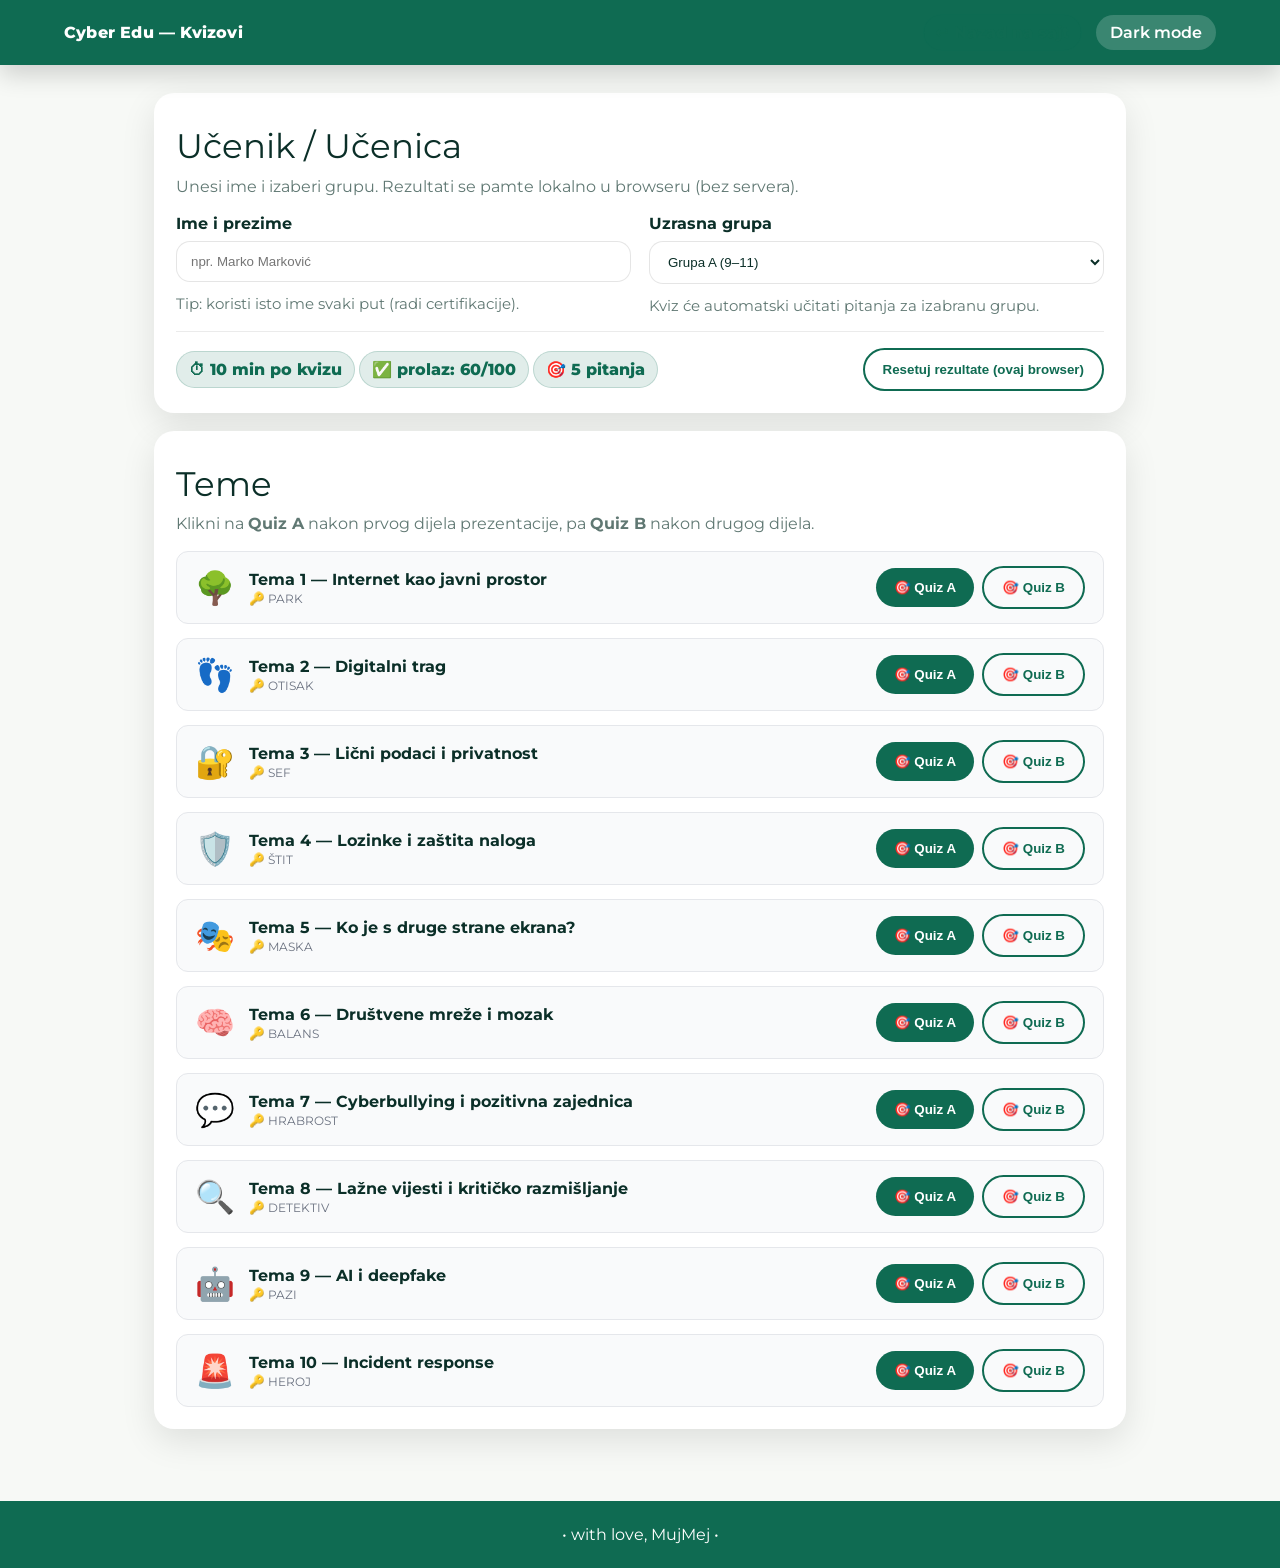
<file: index.html>
<!DOCTYPE html>
<html lang="bs">
<head>
  <meta charset="UTF-8" />
  <meta name="viewport" content="width=device-width, initial-scale=1.0" />
  <title>Cyber Heroji — Kvizovi</title>
  <link href="https://fonts.googleapis.com/css2?family=Montserrat:wght@400;500;600;700;800;900&display=swap" rel="stylesheet" />
  <link rel="stylesheet" href="quiz.css" />
</head>
<body>
  <nav>
    <div class="logo">Cyber Edu — Kvizovi</div>
    <div class="nav-right">
      <a class="badge" href="../" style="text-decoration:none;">↩ Nazad na sajt</a>
      <div class="dark-toggle" id="themeToggle">Dark mode</div>
    </div>
  </nav>

  <div class="container">
    <div class="card">
      <div class="h1">Učenik / Učenica</div>
      <div class="sub">Unesi ime i izaberi grupu. Rezultati se pamte lokalno u browseru (bez servera).</div>

      <div class="grid">
        <div>
          <div class="label">Ime i prezime</div>
          <input class="input" id="studentName" placeholder="npr. Marko Marković" />
          <div class="note">Tip: koristi isto ime svaki put (radi certifikacije).</div>
        </div>
        <div>
          <div class="label">Uzrasna grupa</div>
          <select class="select" id="ageGroup">
            <option value="A">Grupa A (9–11)</option>
            <option value="B">Grupa B (11–15)</option>
          </select>
          <div class="note">Kviz će automatski učitati pitanja za izabranu grupu.</div>
        </div>
      </div>

      <hr class="sep"/>

      <div class="row" style="justify-content:space-between;">
        <div>
          <span class="badge">⏱ 10 min po kvizu</span>
          <span class="badge">✅ prolaz: 60/100</span>
          <span class="badge">🎯 5 pitanja</span>
        </div>
        <button class="btn btn-outline" id="resetLocal">Resetuj rezultate (ovaj browser)</button>
      </div>
    </div>

    <div style="height:18px;"></div>

    <div class="card">
      <div class="h1">Teme</div>
      <div class="sub">Klikni na <b>Quiz A</b> nakon prvog dijela prezentacije, pa <b>Quiz B</b> nakon drugog dijela.</div>

      <div id="topicsList" style="display:flex; flex-direction:column; gap:14px;"></div>
    </div>
  </div>

  <div class="footer">
   • with love, MujMej • 
  </div>

  <script src="data.js"></script>
  <script src="quiz.js"></script>
</body>
</html>
</file>
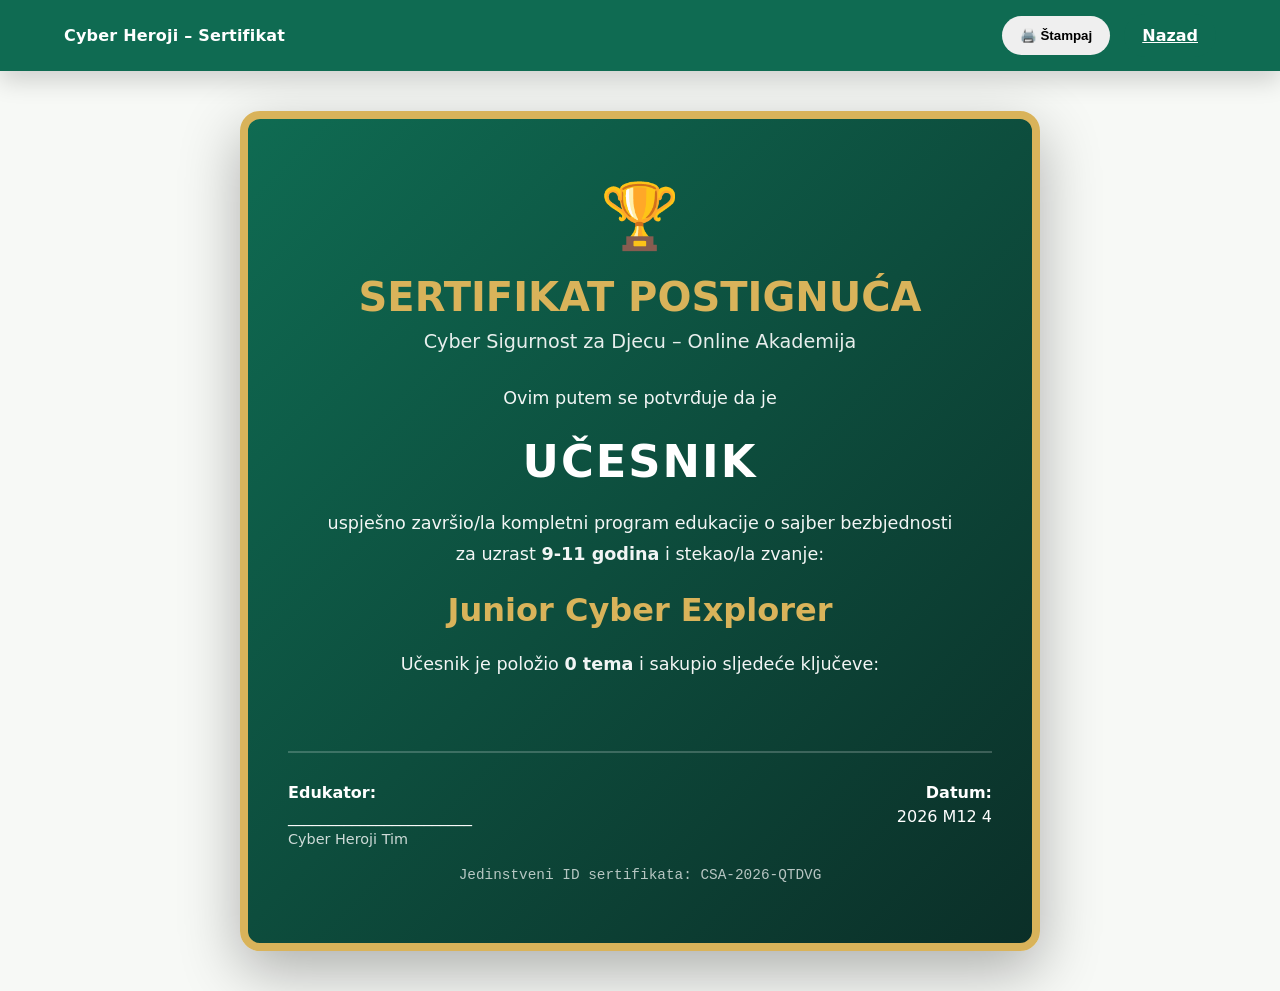
<file: certificate.html>
<!doctype html>
<html lang="bs">
<head>
  <meta charset="utf-8" />
  <meta name="viewport" content="width=device-width, initial-scale=1" />
  <title>Sertifikat – Cyber Heroji</title>
  <link rel="stylesheet" href="./quiz.css" />
  <style>
    .certificate {
      max-width: 800px;
      margin: 40px auto;
      padding: 60px 40px;
      background: linear-gradient(135deg, #0F6B52 0%, #0B2F28 100%);
      border: 8px solid #D9B35A;
      border-radius: 20px;
      box-shadow: 0 20px 60px rgba(0,0,0,0.3);
      color: #fff;
      text-align: center;
    }
    .cert-logo {
      font-size: 4rem;
      margin-bottom: 20px;
    }
    .cert-title {
      font-size: 2.5rem;
      font-weight: 900;
      margin: 0 0 10px;
      color: #D9B35A;
    }
    .cert-subtitle {
      font-size: 1.2rem;
      opacity: 0.9;
      margin-bottom: 30px;
    }
    .cert-name {
      font-size: 2.8rem;
      font-weight: 700;
      margin: 20px 0;
      color: #fff;
      text-transform: uppercase;
      letter-spacing: 2px;
    }
    .cert-body {
      font-size: 1.1rem;
      line-height: 1.8;
      margin: 20px 0;
      opacity: 0.95;
    }
    .cert-keys {
      display: grid;
      grid-template-columns: repeat(auto-fit, minmax(150px, 1fr));
      gap: 10px;
      margin: 30px 0;
    }
    .key-badge {
      background: rgba(255,255,255,0.15);
      padding: 12px;
      border-radius: 12px;
      font-weight: 700;
      font-size: 1rem;
      border: 2px solid rgba(217,179,90,0.5);
    }
    .cert-footer {
      margin-top: 40px;
      padding-top: 30px;
      border-top: 2px solid rgba(255,255,255,0.2);
      display: flex;
      justify-content: space-between;
      flex-wrap: wrap;
      gap: 20px;
    }
    .cert-sign {
      text-align: left;
      flex: 1;
    }
    .cert-date {
      text-align: right;
      flex: 1;
    }
    .cert-id {
      margin-top: 20px;
      font-size: 0.9rem;
      opacity: 0.7;
      font-family: monospace;
    }
    @media print {
      body { background: #fff; }
      nav, .btn { display: none; }
    }
  </style>
</head>
<body>
  <nav class="q-nav">
    <div class="logo">Cyber Heroji – Sertifikat</div>
    <div class="nav-right">
      <button class="btn btn-color-2" onclick="window.print()">🖨️ Štampaj</button>
      <a class="btn btn-primary" href="./">Nazad</a>
    </div>
  </nav>

  <main class="q-wrap">
    <div class="certificate" id="cert"></div>
  </main>

  <script src="./data.js"></script>
  <script>
    const params = new URLSearchParams(location.search);
    const student = params.get("student") || "Učesnik";
    const group = params.get("group") || "A";
    
    const groupTitle = group === "A" ? "Junior Cyber Explorer" : "Young Cyber Defender";
    const ageRange = group === "A" ? "9-11 godina" : "11-15 godina";
    
    // Generiši jedinstveni ID
    const certId = "CSA-" + new Date().getFullYear() + "-" + 
                    Math.random().toString(36).substr(2, 5).toUpperCase();
    
    // Sakupi ključeve
    let keys = [];
    QUIZ_DATA.topics.forEach(topic => {
      const resA = localStorage.getItem(`cyberedu_result__${student.toLowerCase().replace(/\s+/g,"_")}__${group.toLowerCase()}__${topic.id}__A`);
      const resB = localStorage.getItem(`cyberedu_result__${student.toLowerCase().replace(/\s+/g,"_")}__${group.toLowerCase()}__${topic.id}__B`);
      
      if(resA){
        const data = JSON.parse(resA);
        if(data.passed) keys.push(data.key);
      }
      if(resB){
        const data = JSON.parse(resB);
        if(data.passed) keys.push(data.key);
      }
    });
    
    const today = new Date().toLocaleDateString("bs-BA", {
      day: "numeric",
      month: "long",
      year: "numeric"
    });
    
    document.getElementById("cert").innerHTML = `
      <div class="cert-logo">🏆</div>
      <h1 class="cert-title">SERTIFIKAT POSTIGNUĆA</h1>
      <p class="cert-subtitle">Cyber Sigurnost za Djecu – Online Akademija</p>
      
      <div class="cert-body">
        Ovim putem se potvrđuje da je
      </div>
      
      <div class="cert-name">${student}</div>
      
      <div class="cert-body">
        uspješno završio/la kompletni program edukacije o sajber bezbjednosti<br>
        za uzrast <b>${ageRange}</b> i stekao/la zvanje:
      </div>
      
      <div style="font-size:2rem; font-weight:900; color:#D9B35A; margin:20px 0;">
        ${groupTitle}
      </div>
      
      <div class="cert-body">
        Učesnik je položio <b>${keys.length} tema</b> i sakupio sljedeće ključeve:
      </div>
      
      <div class="cert-keys">
        ${keys.map(k => `<div class="key-badge">🔑 ${k}</div>`).join("")}
      </div>
      
      <div class="cert-footer">
        <div class="cert-sign">
          <div style="font-weight:700;">Edukator:</div>
          <div style="margin-top:5px;">_______________________</div>
          <div style="margin-top:5px; opacity:0.8; font-size:0.9rem;">Cyber Heroji Tim</div>
        </div>
        <div class="cert-date">
          <div style="font-weight:700;">Datum:</div>
          <div style="margin-top:5px;">${today}</div>
        </div>
      </div>
      
      <div class="cert-id">
        Jedinstveni ID sertifikata: ${certId}
      </div>
    `;
  </script>
</body>
</html>
</file>
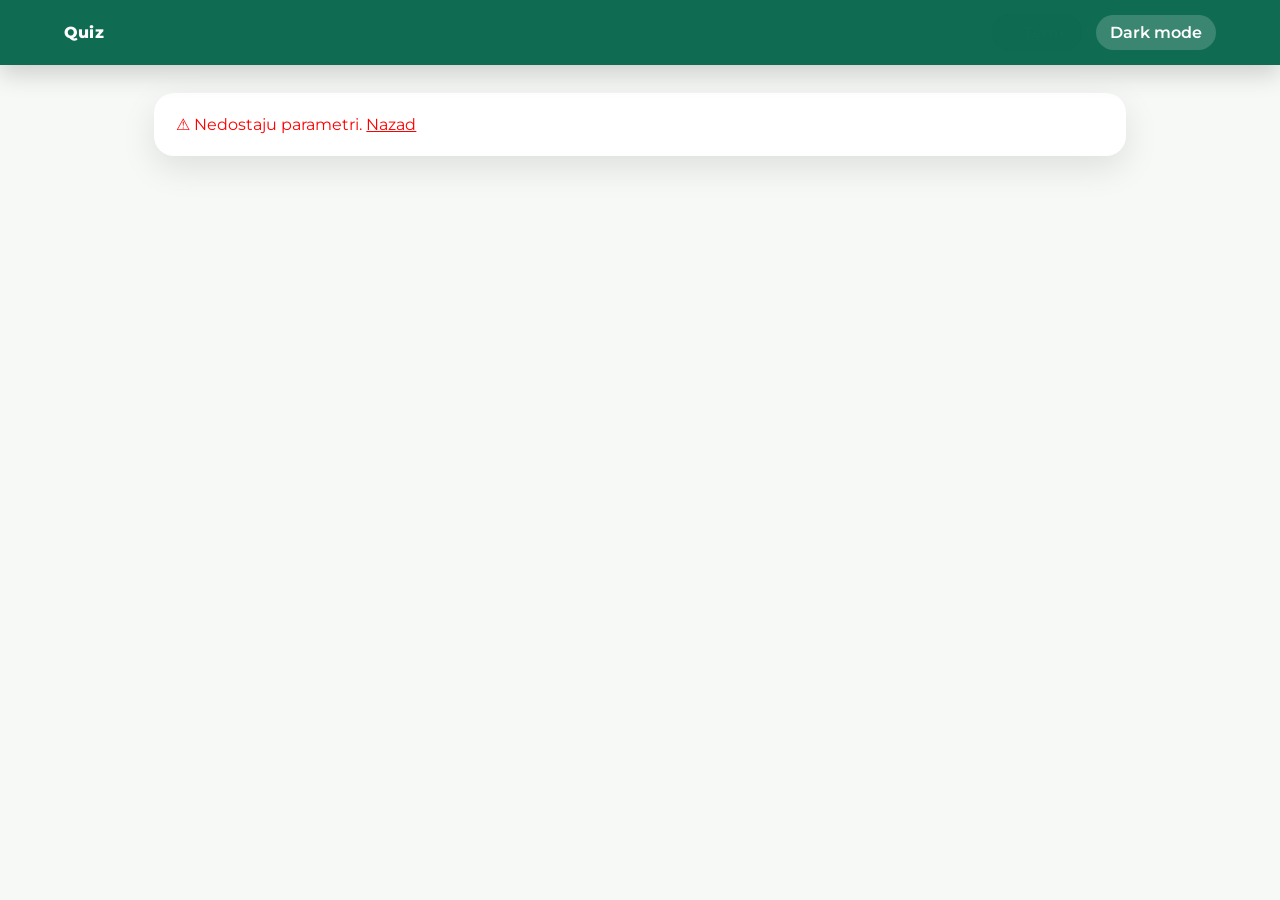
<file: quiz.html>
<!DOCTYPE html>
<html lang="bs">
<head>
  <meta charset="UTF-8" />
  <meta name="viewport" content="width=device-width, initial-scale=1.0" />
  <title>Quiz</title>
  <link href="https://fonts.googleapis.com/css2?family=Montserrat:wght@400;500;600;700;800;900&display=swap" rel="stylesheet" />
  <link rel="stylesheet" href="quiz.css" />
</head>
<body>
  <nav>
    <div class="logo" id="navTitle">Quiz</div>
    <div class="nav-right">
      <a class="badge" href="./" style="text-decoration:none;">↩ Teme</a>
      <div class="dark-toggle" id="themeToggle">Dark mode</div>
    </div>
  </nav>

  <div class="container">
    <!-- QR GATE -->
    <div class="card" id="gateCard">
      <div class="h1">🔎 Verifikacija (QR)</div>
      <div class="sub">Kviz se otključava nakon skeniranja QR koda i unosa koda (soft verifikacija).</div>

      <div class="qrBox">
        <div class="qrFrame">
          <img id="qrImg" class="qr" alt="QR code" />
        </div>

        <div>
          <div class="label">1) Skener na telefonu</div>
          <div class="note">
            Učenik skenira QR → na telefonu će se prikazati kod → ti uneseš kod ovdje.
          </div>

          <div style="height:12px;"></div>

          <div class="label">2) Unesi kod sa telefona</div>
          <input class="input" id="gateCode" placeholder="npr. 4Q7K" maxlength="12" />
          <div class="row" style="margin-top:12px;">
            <button class="btn btn-primary" id="unlockBtn">Otključaj kviz</button>
            <button class="btn btn-outline" id="regenBtn">Novi QR</button>
          </div>

          <div style="height:12px;"></div>
          <div id="gateMsg" class="alert" style="display:none;"></div>
        </div>
      </div>
    </div>

    <!-- QUIZ -->
    <div class="card" id="quizCard" style="display:none;">
      <div class="topbar">
        <div>
          <div class="badge" id="whoBadge">👤</div>
          <div class="small" id="metaLine"></div>
        </div>
        <div class="row">
          <span class="badge">⏱ <span id="timeLeft">10:00</span></span>
          <span class="badge">⭐ Bodovi: <span id="liveScore">0</span>/100</span>
          <button class="btn btn-outline" id="fullscreenBtn" title="Full screen">⛶ Full screen</button>
        </div>
      </div>

      <div class="progress"><div id="progressBar"></div></div>

      <div class="qbox">
        <div class="qtitle" id="qTitle"></div>
        <div id="options"></div>
        <div class="note" id="helperNote"></div>
      </div>

      <div class="row" style="justify-content:space-between; margin-top:16px;">
        <button class="btn btn-outline" id="prevBtn">← Nazad</button>
        <button class="btn btn-primary" id="nextBtn">Dalje →</button>
      </div>

      <div style="height:10px;"></div>
      <div class="note">Napomena: ovo je front-end sistem bez servera — “download blokada” nije moguća 100% na webu. Ali kviz + certifikacija mogu.</div>
    </div>
  </div>

  <script src="data.js"></script>
  <script src="quiz.js"></script>
</body>
</html>
</file>
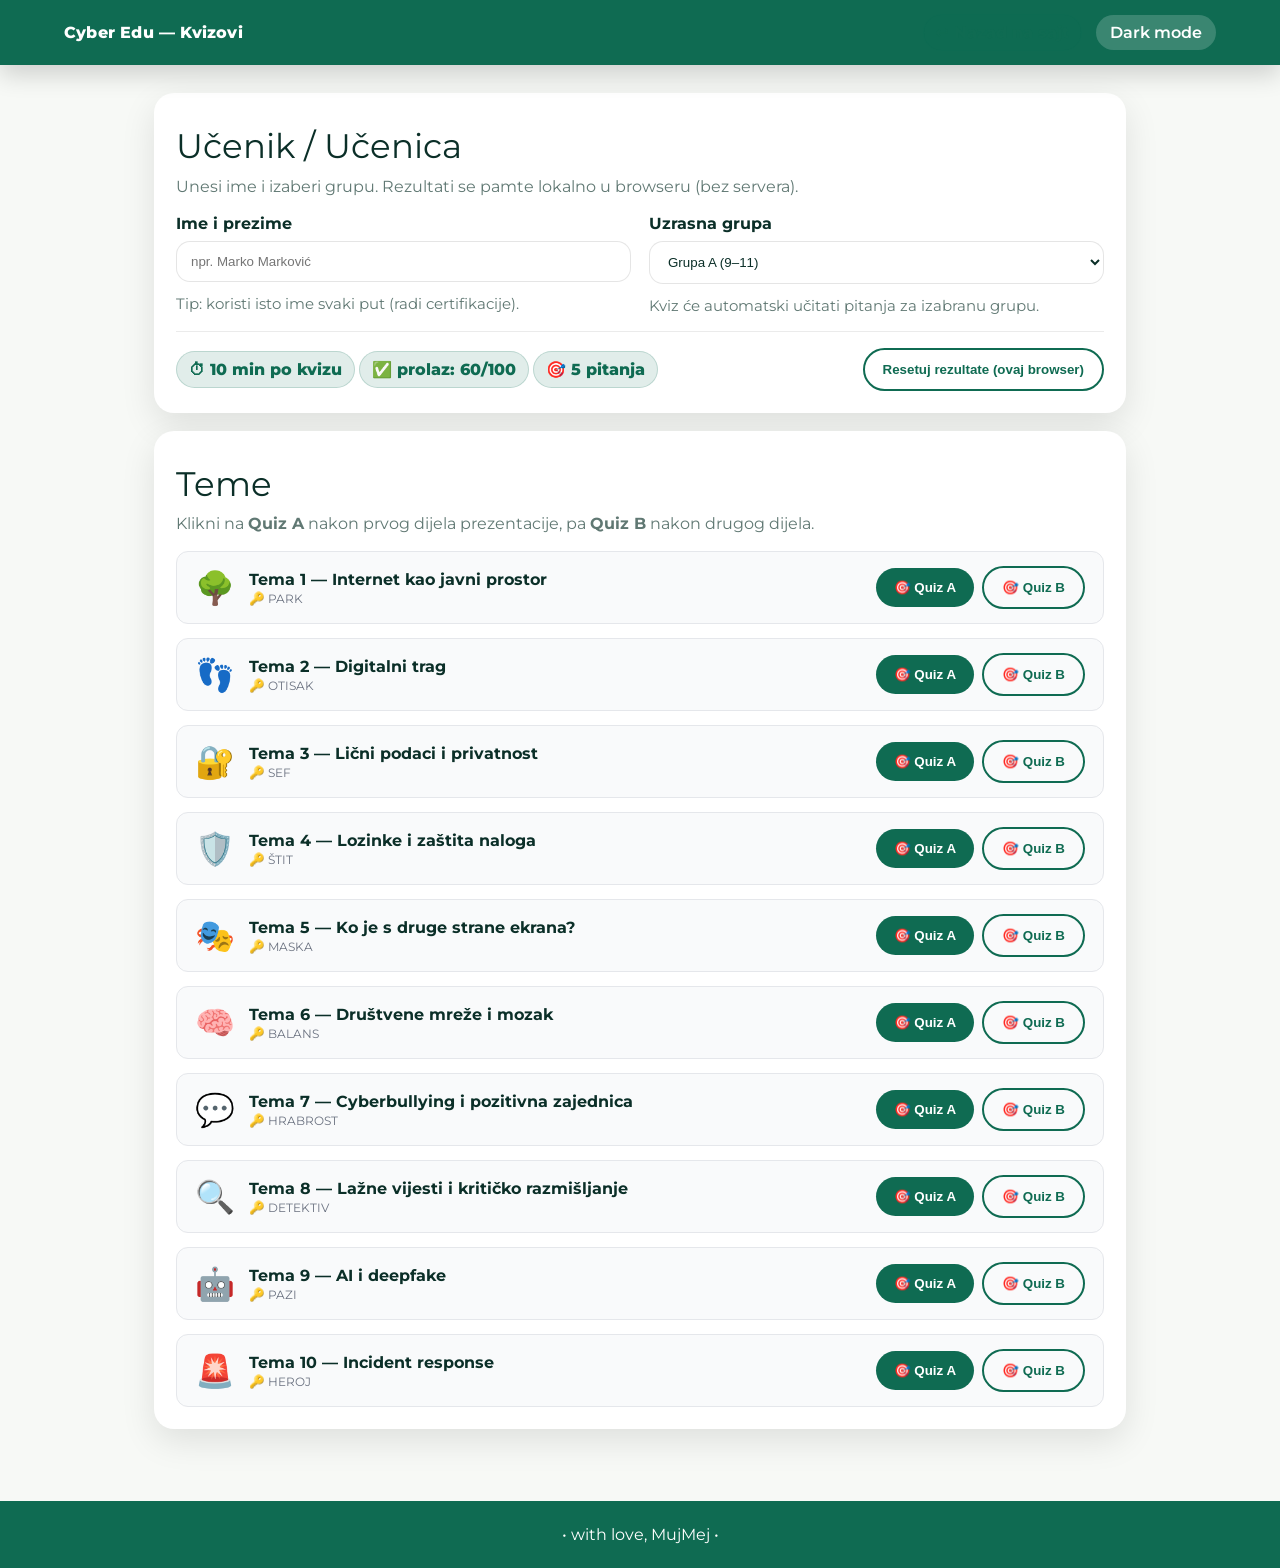
<file: result.html>
<!doctype html>
<html lang="bs">
<head>
  <meta charset="utf-8" />
  <meta name="viewport" content="width=device-width, initial-scale=1" />
  <title>Rezultat</title>
  <link rel="stylesheet" href="./quiz.css" />
</head>
<body>
  <nav class="q-nav">
    <div class="logo">Rezultat</div>
    <div class="nav-right">
      <a class="btn btn-color-2" href="./">Teme</a>
    </div>
  </nav>

  <main class="q-wrap">
    <section class="q-card" id="resultCard"></section>
  </main>

  <script src="./data.js"></script>
  <script src="./quiz.js"></script>
</body>
</html>
</file>
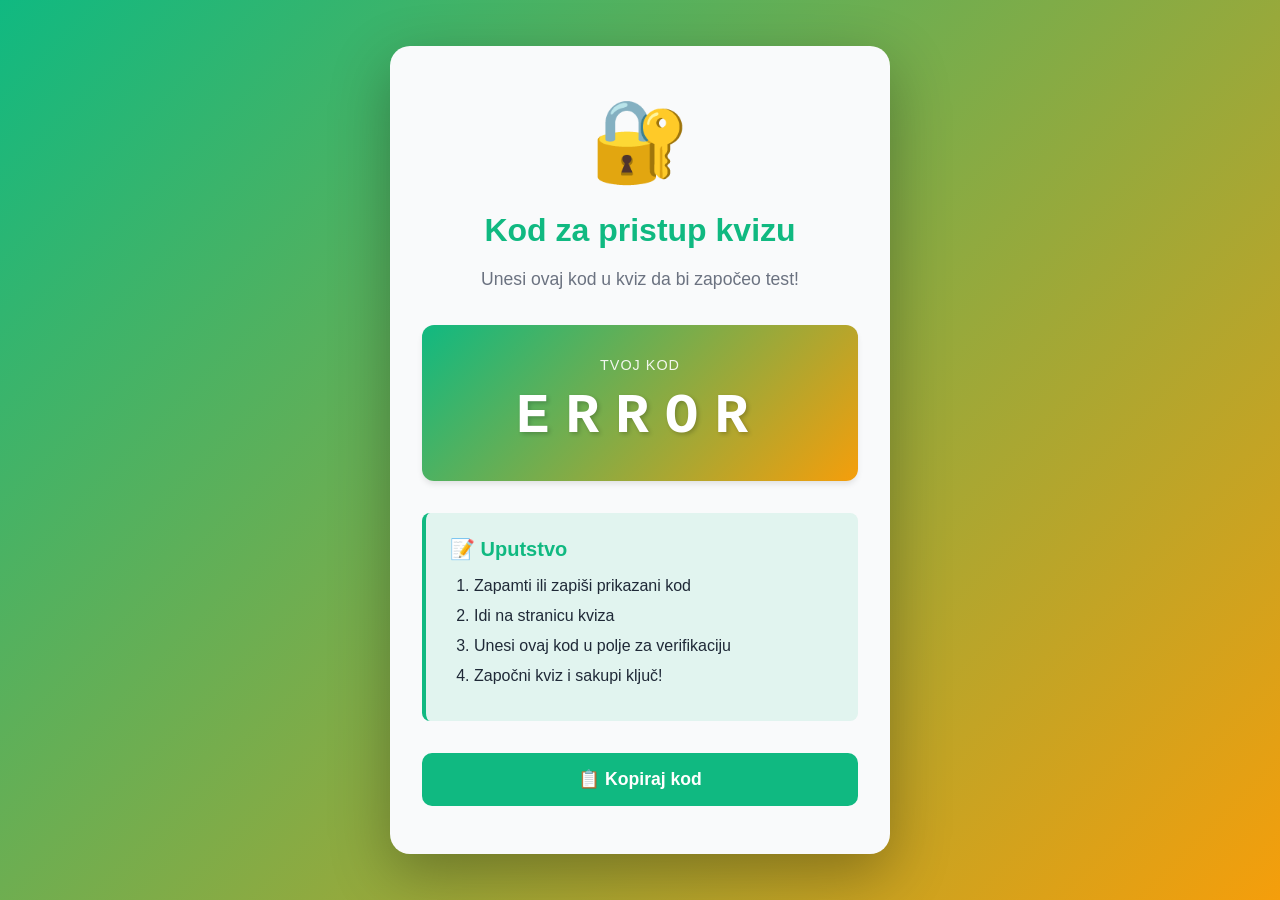
<file: verify.html>
<!DOCTYPE html>
<html lang="sr">
<head>
  <meta charset="UTF-8">
  <meta name="viewport" content="width=device-width, initial-scale=1.0">
  <title>Verifikacija – Cyber Heroji</title>
  <style>
    :root {
      --primary: #10b981;
      --primary-dark: #059669;
      --gold: #f59e0b;
      --bg: #ffffff;
      --card-bg: #f9fafb;
      --text: #1f2937;
      --text-light: #6b7280;
      --border: #e5e7eb;
      --shadow: 0 4px 6px -1px rgba(0,0,0,0.1);
    }
    [data-theme="dark"] {
      --bg: #111827;
      --card-bg: #1f2937;
      --text: #f9fafb;
      --text-light: #9ca3af;
      --border: #374151;
    }
    * { margin: 0; padding: 0; box-sizing: border-box; }
    body {
      font-family: "Segoe UI", Tahoma, Geneva, Verdana, sans-serif;
      background: linear-gradient(135deg, var(--primary), var(--gold));
      color: var(--text);
      display: flex;
      align-items: center;
      justify-content: center;
      min-height: 100vh;
      padding: 1rem;
    }
    .verify-card {
      background: var(--card-bg);
      border-radius: 20px;
      padding: 3rem 2rem;
      max-width: 500px;
      width: 100%;
      text-align: center;
      box-shadow: 0 20px 60px rgba(0,0,0,0.3);
      animation: slideIn 0.5s ease-out;
    }
    @keyframes slideIn {
      from {
        opacity: 0;
        transform: translateY(-30px);
      }
      to {
        opacity: 1;
        transform: translateY(0);
      }
    }
    .icon {
      font-size: 5rem;
      margin-bottom: 1.5rem;
      animation: bounce 1s infinite;
    }
    @keyframes bounce {
      0%, 100% { transform: translateY(0); }
      50% { transform: translateY(-10px); }
    }
    h1 {
      font-size: 2rem;
      color: var(--primary);
      margin-bottom: 1rem;
    }
    p {
      color: var(--text-light);
      margin-bottom: 2rem;
      font-size: 1.1rem;
      line-height: 1.6;
    }
    .code-box {
      background: linear-gradient(135deg, var(--primary), var(--gold));
      color: #fff;
      padding: 2rem;
      border-radius: 12px;
      margin-bottom: 2rem;
      box-shadow: var(--shadow);
    }
    .code-label {
      font-size: 0.9rem;
      opacity: 0.9;
      margin-bottom: 0.75rem;
      text-transform: uppercase;
      letter-spacing: 1px;
    }
    .code-value {
      font-size: 3.5rem;
      font-weight: bold;
      letter-spacing: 1rem;
      font-family: "Courier New", monospace;
      text-shadow: 2px 2px 4px rgba(0,0,0,0.2);
    }
    .instructions {
      background: rgba(16, 185, 129, 0.1);
      border-left: 4px solid var(--primary);
      padding: 1.5rem;
      border-radius: 8px;
      text-align: left;
    }
    .instructions h2 {
      color: var(--primary);
      font-size: 1.25rem;
      margin-bottom: 1rem;
    }
    .instructions ol {
      margin-left: 1.5rem;
      color: var(--text);
    }
    .instructions li {
      margin-bottom: 0.75rem;
    }
    .btn {
      background: var(--primary);
      color: #fff;
      border: none;
      padding: 1rem 2rem;
      border-radius: 10px;
      font-size: 1.1rem;
      font-weight: 600;
      cursor: pointer;
      margin-top: 2rem;
      transition: background 0.3s, transform 0.2s;
      width: 100%;
    }
    .btn:hover {
      background: var(--primary-dark);
      transform: scale(1.05);
    }
    @media (max-width: 600px) {
      .verify-card { padding: 2rem 1.5rem; }
      h1 { font-size: 1.75rem; }
      .code-value { font-size: 2.5rem; letter-spacing: 0.5rem; }
    }
  </style>
</head>
<body>
  <div class="verify-card">
    <div class="icon">🔐</div>
    <h1>Kod za pristup kvizu</h1>
    <p>Unesi ovaj kod u kviz da bi započeo test!</p>
    
    <div class="code-box">
      <div class="code-label">Tvoj kod</div>
      <div class="code-value" id="displayCode">----</div>
    </div>

    <div class="instructions">
      <h2>📝 Uputstvo</h2>
      <ol>
        <li>Zapamti ili zapiši prikazani kod</li>
        <li>Idi na stranicu kviza</li>
        <li>Unesi ovaj kod u polje za verifikaciju</li>
        <li>Započni kviz i sakupi ključ!</li>
      </ol>
    </div>

    <button class="btn" onclick="copyCode()">📋 Kopiraj kod</button>
  </div>

  <script>
    // Extract code from URL
    const params = new URLSearchParams(window.location.search);
    const code = params.get("code") || "ERROR";
    
    document.getElementById("displayCode").textContent = code;

    // Copy code to clipboard
    function copyCode() {
      navigator.clipboard.writeText(code).then(() => {
        alert("✅ Kod kopiran u clipboard!");
      }).catch(() => {
        alert("⚠️ Greška pri kopiranju. Ručno zapiši kod.");
      });
    }

    // Apply theme
    const theme = localStorage.getItem("theme") || "light";
    document.documentElement.setAttribute("data-theme", theme);
  </script>
</body>
</html>
</file>
<file: quiz.css>
/* Emerald + Gold theme (matches your CV palette) */
:root{
  --bg:#F7F9F6;
  --text:#0B2F28;
  --primary:#0F6B52;
  --accent:#D9B35A;
  --card:#FFFFFF;
  --shadow: rgba(0,0,0,0.10);
  --muted: rgba(11,47,40,0.65);
  --danger:#B42318;
  --ok:#067647;
}

.dark-mode{
  --bg:#0B1010;
  --text:#E9EEE9;
  --primary:#0F6B52;
  --accent:#D9B35A;
  --card:#0B2F28;
  --shadow: rgba(0,0,0,0.55);
  --muted: rgba(233,238,233,0.70);
}

*{box-sizing:border-box;margin:0;padding:0}
html{scroll-behavior:smooth}
body{
  font-family:'Montserrat',system-ui,-apple-system,Segoe UI,Roboto,Arial,sans-serif;
  background:var(--bg);
  color:var(--text);
  min-height:100vh;
}

a{color:inherit}

nav{
  position:sticky;
  top:0;
  z-index:999;
  background:var(--primary);
  color:#fff;
  padding:14px 5%;
  display:flex;
  align-items:center;
  justify-content:space-between;
  box-shadow:0 10px 24px rgba(0,0,0,0.16);
}

.logo{
  font-weight:800;
  letter-spacing:0.2px;
  white-space:nowrap;
}

.nav-right{
  display:flex;
  align-items:center;
  gap:14px;
}

.dark-toggle{
  background: rgba(255,255,255,0.18);
  color:#fff;
  padding:8px 14px;
  border-radius:999px;
  cursor:pointer;
  user-select:none;
  font-weight:600;
  transition: transform .2s ease, background .2s ease;
}
.dark-toggle:hover{
  transform: translateY(-1px);
  background: rgba(255,255,255,0.26);
}

.container{
  padding:28px 5% 44px;
  max-width:1100px;
  margin:0 auto;
}

.h1{
  font-size:2.1rem;
  line-height:1.15;
  margin: 12px 0 10px;
}
.sub{
  color:var(--muted);
  margin-bottom:18px;
  font-size:1.02rem;
}

.card{
  background:var(--card);
  border-radius:20px;
  padding:22px;
  box-shadow:0 12px 34px var(--shadow);
}

.grid{
  display:grid;
  grid-template-columns: 1fr 1fr;
  gap:18px;
}

@media (max-width:900px){
  .grid{grid-template-columns:1fr}
}

.row{
  display:flex;
  gap:12px;
  flex-wrap:wrap;
  align-items:center;
}

.label{
  font-weight:700;
  margin-bottom:8px;
}

.input{
  width:100%;
  padding:12px 14px;
  border-radius:14px;
  border: 1px solid rgba(0,0,0,0.10);
  background: rgba(255,255,255,0.7);
  color:var(--text);
  outline:none;
}
.dark-mode .input{
  border: 1px solid rgba(255,255,255,0.18);
  background: rgba(255,255,255,0.06);
}

.select{
  width:100%;
  padding:12px 14px;
  border-radius:14px;
  border: 1px solid rgba(0,0,0,0.10);
  background: rgba(255,255,255,0.7);
  color:var(--text);
  outline:none;
}
.dark-mode .select{
  border: 1px solid rgba(255,255,255,0.18);
  background: rgba(255,255,255,0.06);
}

.btn{
  padding:12px 18px;
  border-radius:999px;
  font-weight:800;
  cursor:pointer;
  border:none;
  display:inline-flex;
  align-items:center;
  justify-content:center;
  gap:10px;
  transition: transform .2s ease, opacity .2s ease;
}
.btn:hover{transform: translateY(-1px)}
.btn:disabled{opacity:0.55; cursor:not-allowed; transform:none}

.btn-primary{
  background:var(--primary);
  color:#fff;
}
.btn-outline{
  background:transparent;
  border:2px solid var(--primary);
  color:var(--primary);
}

.badge{
  display:inline-flex;
  align-items:center;
  gap:8px;
  padding:8px 12px;
  border-radius:999px;
  font-weight:800;
  background: rgba(15,107,82,0.12);
  color: var(--primary);
  border: 1px solid rgba(15,107,82,0.18);
}
.dark-mode .badge{
  background: rgba(217,179,90,0.10);
  color: var(--accent);
  border: 1px solid rgba(217,179,90,0.18);
}

hr.sep{
  border:none;
  height:1px;
  background: rgba(0,0,0,0.08);
  margin: 16px 0;
}
.dark-mode hr.sep{
  background: rgba(255,255,255,0.14);
}

.topic{
  display:flex;
  align-items:flex-start;
  justify-content:space-between;
  gap:14px;
  padding:18px;
  border-radius:18px;
  border:1px solid rgba(0,0,0,0.08);
  background: rgba(255,255,255,0.55);
}
.dark-mode .topic{
  border:1px solid rgba(255,255,255,0.16);
  background: rgba(255,255,255,0.05);
}

.topic h3{
  margin:0 0 6px;
  font-size:1.15rem;
}
.topic p{
  margin:0;
  color:var(--muted);
  font-size:0.98rem;
}
.topic-actions{
  display:flex;
  flex-direction:column;
  gap:10px;
  min-width:180px;
}

.small{
  font-size:0.92rem;
  color:var(--muted);
}

.topbar{
  display:flex;
  align-items:center;
  justify-content:space-between;
  flex-wrap:wrap;
  gap:12px;
  margin-bottom:14px;
}

.progress{
  width:100%;
  height:10px;
  border-radius:999px;
  background: rgba(0,0,0,0.08);
  overflow:hidden;
}
.dark-mode .progress{background: rgba(255,255,255,0.14)}
.progress > div{
  height:100%;
  width:0%;
  background: var(--accent);
  transition: width .25s ease;
}

.qbox{
  margin-top:14px;
}
.qtitle{
  font-size:1.2rem;
  margin: 8px 0 10px;
  font-weight:900;
}
.opt{
  display:flex;
  gap:12px;
  align-items:flex-start;
  padding:12px 12px;
  border-radius:14px;
  border:1px solid rgba(0,0,0,0.08);
  margin:10px 0;
  cursor:pointer;
  background: rgba(255,255,255,0.55);
}
.dark-mode .opt{
  border:1px solid rgba(255,255,255,0.16);
  background: rgba(255,255,255,0.05);
}
.opt input{margin-top:3px}
.opt:hover{transform: translateY(-1px); transition: transform .12s ease}
.note{
  margin-top:12px;
  color:var(--muted);
  font-size:0.95rem;
}
.alert{
  padding:12px 14px;
  border-radius:14px;
  font-weight:800;
  background: rgba(180,35,24,0.10);
  color: var(--danger);
  border: 1px solid rgba(180,35,24,0.18);
}
.ok{
  background: rgba(6,118,71,0.10);
  color: var(--ok);
  border: 1px solid rgba(6,118,71,0.18);
}

.qrBox{
  display:grid;
  grid-template-columns: 1fr 1fr;
  gap:16px;
  align-items:center;
}
@media (max-width:900px){
  .qrBox{grid-template-columns:1fr}
}
.qrFrame{
  display:flex;
  align-items:center;
  justify-content:center;
  padding:16px;
  border-radius:18px;
  border:1px solid rgba(0,0,0,0.10);
  background: rgba(255,255,255,0.55);
  min-height:260px;
}
.dark-mode .qrFrame{
  border:1px solid rgba(255,255,255,0.18);
  background: rgba(255,255,255,0.06);
}

.qr{
  width:220px;
  height:220px;
  border-radius:14px;
  box-shadow:0 12px 30px var(--shadow);
  background:#fff;
}

.footer{
  text-align:center;
  padding:24px 5%;
  background: var(--primary);
  color:#fff;
  margin-top: 28px;
}
</file>
